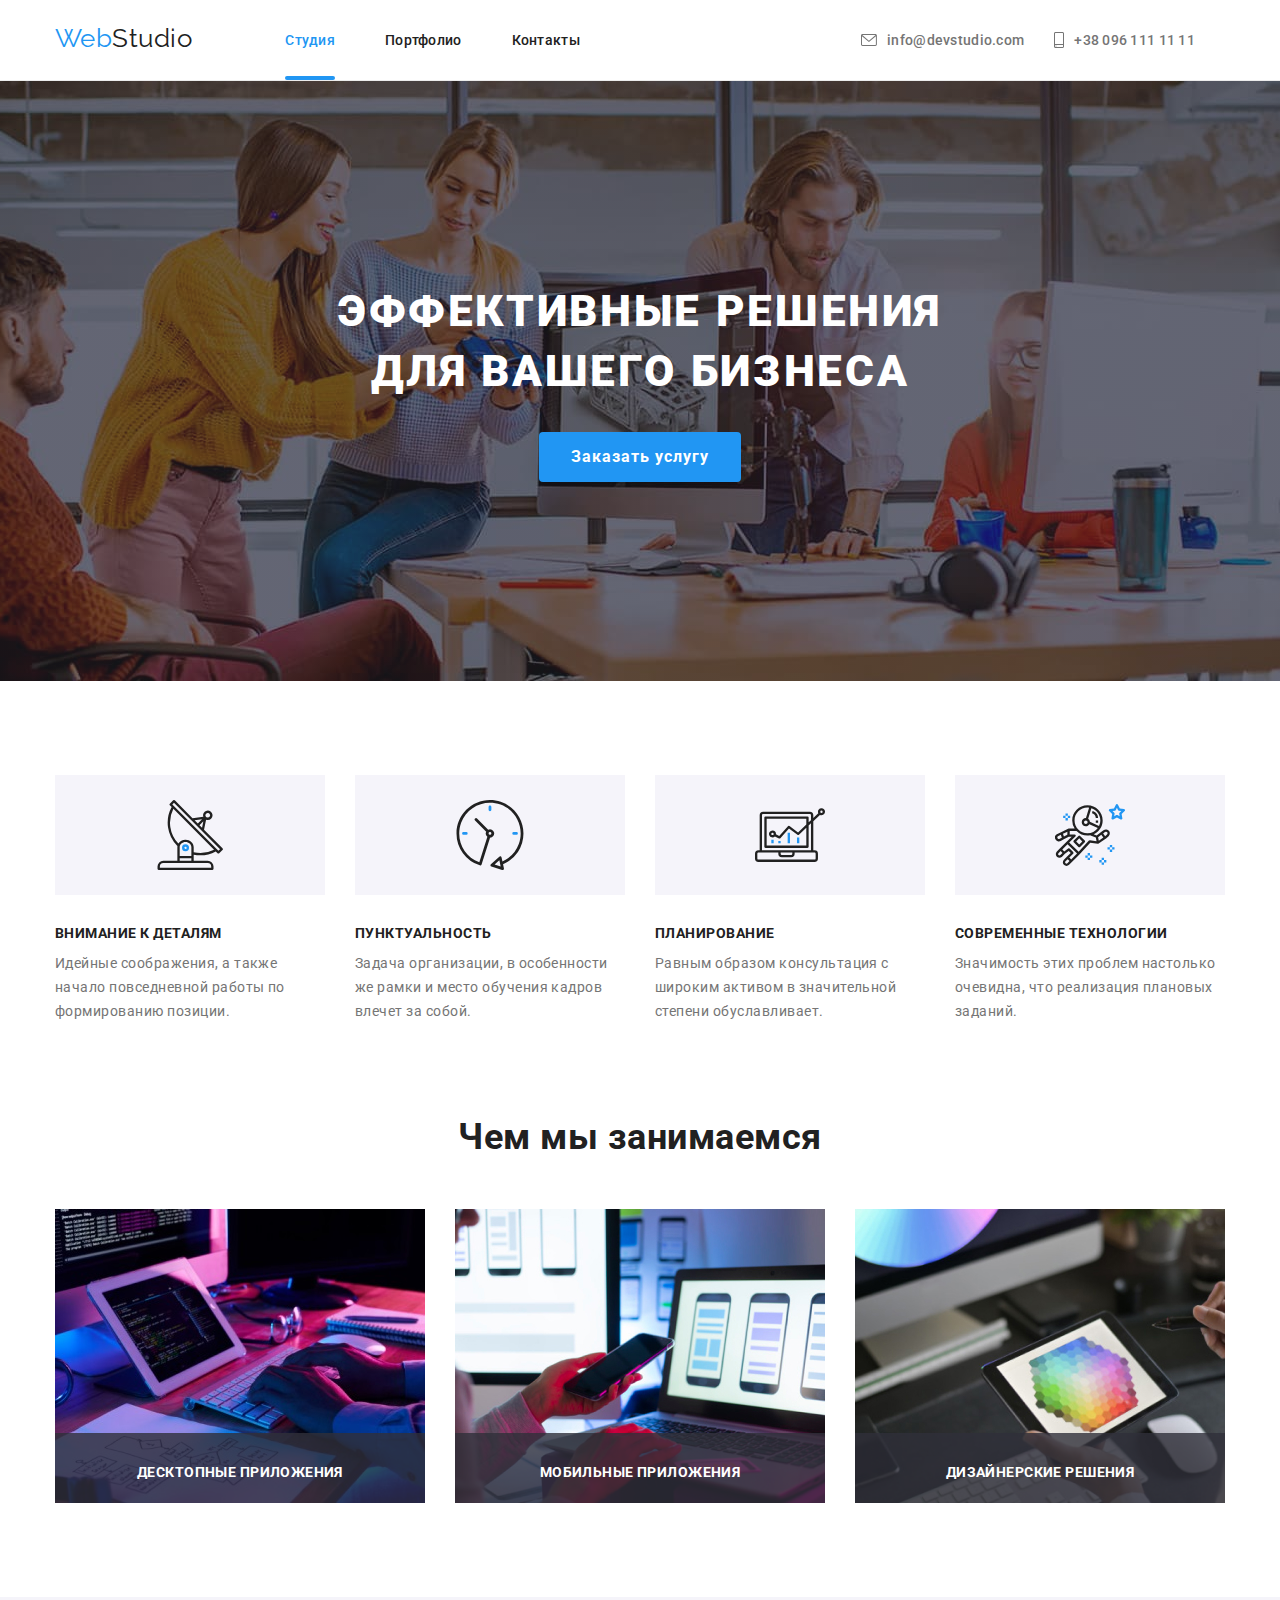
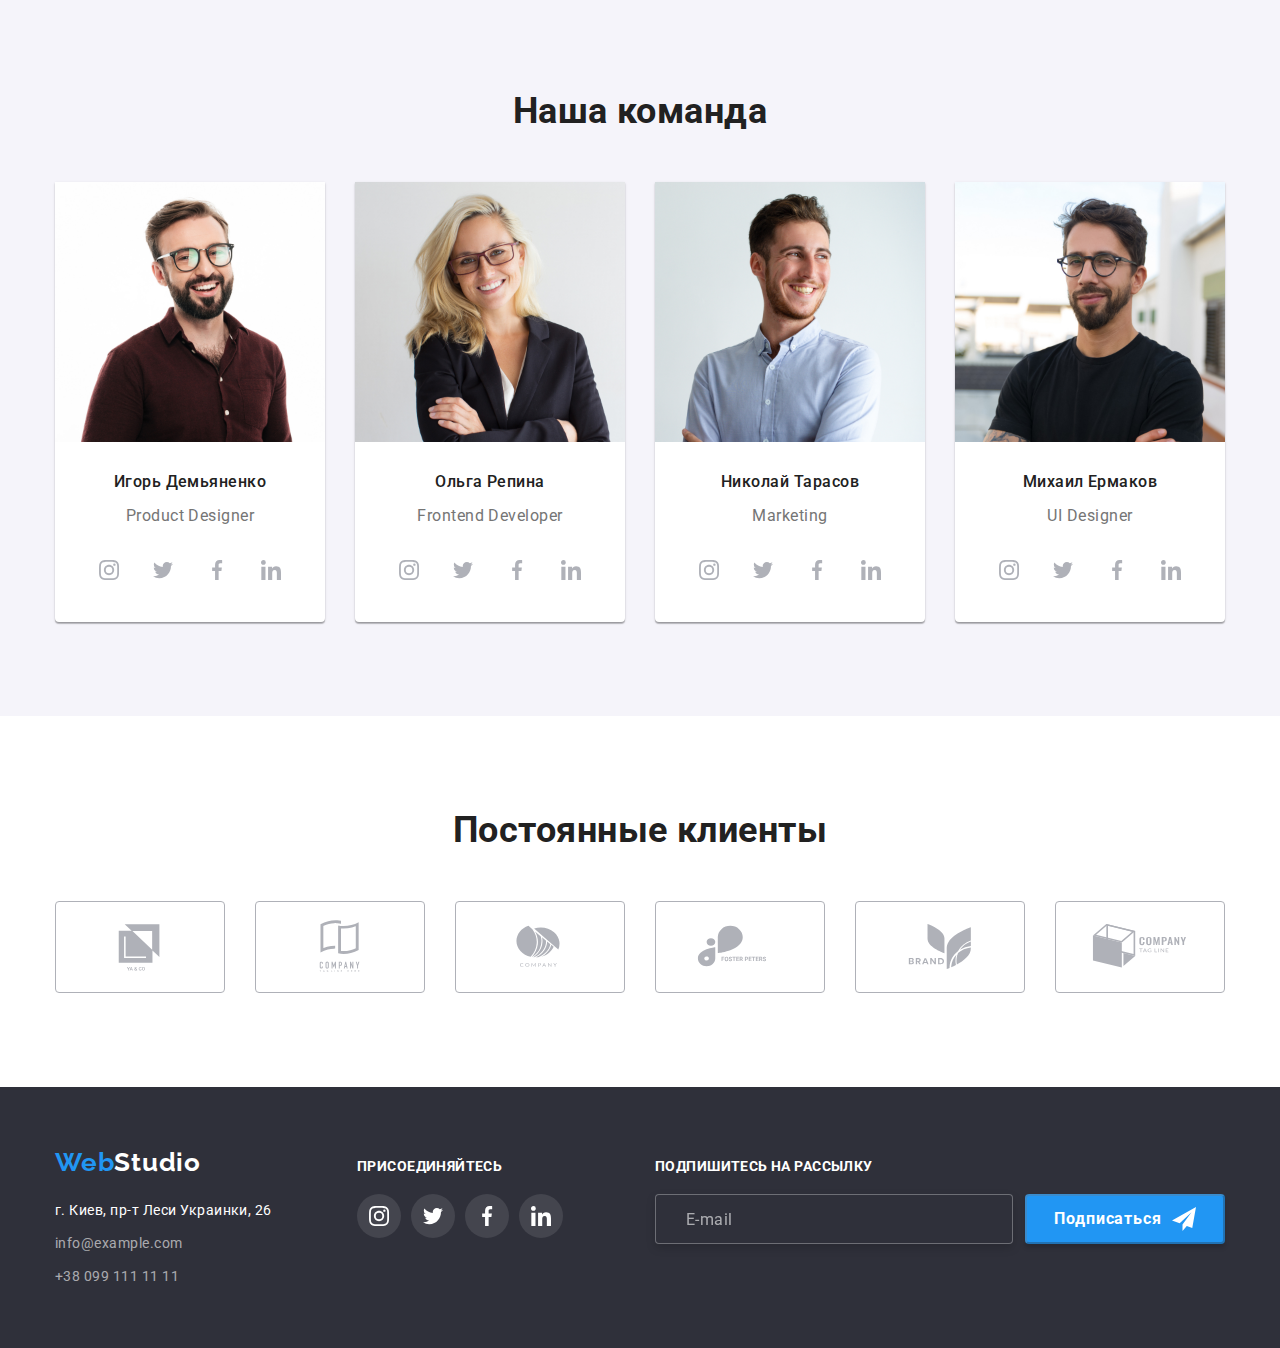
<file: index.html>
<!DOCTYPE html>
<html lang="ru">
	<head>
		<meta charset="UTF-8" />
		<meta http-equiv="X-UA-Compatible" content="IE=edge" />
		<meta name="viewport" content="width=device-width, initial-scale=1.0" />
		<title>WebStudio</title>
		<link
			href="https://fonts.googleapis.com/css2?family=Raleway:wght@700&family=Roboto:wght@400;500;700;900&display=swap"
			rel="stylesheet"
		/>
		<link
			rel="stylesheet"
			href="https://cdnjs.cloudflare.com/ajax/libs/modern-normalize/1.1.0/modern-normalize.min.css"
		/>
		<link rel="stylesheet" href="./css/styles.css" />
	</head>

	<body>
		<!--Шапка сайта-->

		<header class="page-header">
			<div class="container main-nav">
				<nav class="header-nav">
					<a href="./index.html" class="logo">Web<span class="second">Studio</span>
					</a>
					<ul class="site-nav list">
						<li class="item"><a href="./index.html" class="link current">Студия</a></li>
						<li class="item"><a href="./portfolio.html" class="link">Портфолио</a></li>
						<li class="item"><a href="" class="link">Контакты</a></li>
					</ul>
				</nav>

				<ul class="auht-nav list">
					<li class="item">
						<a class="auht-nav-link link" href="mailto:info@devstudio.com">
							<svg class="auth-nav-icon" width="16" height="12">
								<use href="./imges/symbol-defs5.svg#envelope"></use>
							</svg>
							info@devstudio.com
						</a>
					</li>

					<li class="item">
						<a class="auht-nav-link link" href="tel:+380961111111">
							<svg class="auth-nav-icon" width="10" height="16">
								<use href="./imges/symbol-defs5.svg#smartphone"></use>
							</svg>

							+38 096 111 11 11
						</a>
					</li>
				</ul>
			</div>
		</header>
		<main>
			<!--Герой-->

			<div class="hero overlay">
				<section>
					<div class="conteiner">
						<h1 class="title">
							Эффективные решения
							<br />
							для вашего бизнеса
						</h1>
						<button data-modal-open type="button" class="button primary">Заказать услугу</button>
					</div>
				</section>
			</div>

			<!--Преимущества-->
			<section class="section no-padding">
				<div class="container">
					<h2 class="visually-hidden">Преимущества</h2>
					<ul class="feature-list list">
						<li class="item">
							<div class="feature-list-icon">
								<svg class="feature-icon" width="70" height="70">
									<use href="./imges/symbol-defs5.svg#antenna1"></use>
								</svg>
							</div>
							<h3 class="title">Внимание к деталям</h3>
							<p class="text">Идейные соображения, а также начало повседневной работы по формированию позиции.</p>
						</li>
						<li class="item">
							<div class="feature-list-icon">
								<svg class="feature-icon" width="70" height="70">
									<use href="./imges/symbol-defs5.svg#clock2"></use>
								</svg>
							</div>
							<h3 class="title">Пунктуальность</h3>
							<p class="text">Задача организации, в особенности же рамки и место обучения кадров влечет за собой.</p>
						</li>
						<li class="item">
							<div class="feature-list-icon">
								<svg class="feature-icon" width="70" height="70">
									<use href="./imges/symbol-defs5.svg#diagram3"></use>
								</svg>
							</div>
							<h3 class="title">Планирование</h3>
							<p class="text">Равным образом консультация с широким активом в значительной степени обуславливает.</p>
						</li>
						<li class="item">
							<div class="feature-list-icon">
								<svg class="feature-icon" width="70" height="70">
									<use href="./imges/symbol-defs5.svg#astronaut4"></use>
								</svg>
							</div>
							<h3 class="title">Современные технологии</h3>
							<p class="text">Значимость этих проблем настолько очевидна, что реализация плановых заданий.</p>
						</li>
					</ul>
				</div>
			</section>

			<!--Занятие-->

			<section class="section no-padding work">
				<div class="container">
					<h2 class="caption">Чем мы занимаемся</h2>
					<ul class="caption-list list">
						<li class="caption-img">
							<img src="./imges/box1.jpg" alt="HTML" width="370" height="294" />
							<h3 class="work-name">Десктопные приложения</h3>
						</li>
						<li class="caption-img">
							<img src="./imges/box2.jpg" alt="CSS" width="370" height="294" />
							<h3 class="work-name">Мобильные приложения</h3>
						</li>
						<li class="caption-img">
							<img src="./imges/box3.jpg" alt="JS" width="370" height="294" />
							<h3 class="work-name">Дизайнерские решения</h3>
						</li>
					</ul>
				</div>
			</section>

			<!--Команда-->

			<section class="section team no-padding">
				<div class="container">
					<h2 class="caption">Наша команда</h2>
					<ul class="team list">
						<li class="team-worker">
							<img class="team-img" src="./imges/igor.jpg" alt="Игорь Демьяненко" width="270" height="260" />
							<div class="team-container">
								<h3 class="title">Игорь Демьяненко</h3>
								<p lang="en" class="text">Product Designer</p>

								<ul class="social-icon list">
									<li class="list-social-icon">
										<a
											class="social-media-link link"
											href=""
											target="_blank"
											rel="noopener noreferrer"
											aria-label="instagram"
										>
											<svg class="team-social-icon" width="20" height="20">
												<use class="letter" href="./imges/symbol-defs5.svg#instagram"></use>
											</svg>
										</a>
									</li>
									<li class="list-social-icon">
										<a
											class="social-media-link link"
											href=""
											target="_blank"
											rel="noopener noreferrer"
											aria-label="twitter"
										>
											<svg class="team-social-icon" width="20" height="20">
												<use href="./imges/symbol-defs5.svg#twitter"></use>
											</svg>
										</a>
									</li>
									<li class="list-social-icon">
										<a
											class="social-media-link link"
											href=""
											target="_blank"
											rel="noopener noreferrer"
											aria-label="facebook"
										>
											<svg class="team-social-icon" width="20" height="20">
												<use href="./imges/symbol-defs5.svg#facebook"></use>
											</svg>
										</a>
									</li>
									<li class="list-social-icon">
										<a
											class="social-media-link link"
											href=""
											target="_blank"
											rel="noopener noreferrer"
											aria-label="linkedin"
										>
											<svg class="team-social-icon" width="20" height="20">
												<use href="./imges/symbol-defs5.svg#linkedin"></use>
											</svg>
										</a>
									</li>
								</ul>
							</div>
						</li>
						<li class="team-worker">
							<img class="team-img" src="./imges/olga.jpg" alt="Ольга Репина" width="270" height="260" />
							<div class="team-container">
								<h3 class="title">Ольга Репина</h3>
								<p lang="en" class="text">Frontend Developer</p>

								<ul class="social-icon list">
									<li class="list-social-icon">
										<a
											class="social-media-link link"
											href=""
											target="_blank"
											rel="noopener noreferrer"
											aria-label="instagram"
										>
											<svg class="team-social-icon" width="20" height="20">
												<use href="./imges/symbol-defs5.svg#instagram"></use>
											</svg>
										</a>
									</li>
									<li class="list-social-icon">
										<a
											class="social-media-link link"
											href=""
											target="_blank"
											rel="noopener noreferrer"
											aria-label="twitter"
										>
											<svg class="team-social-icon" width="20" height="20">
												<use href="./imges/symbol-defs5.svg#twitter"></use>
											</svg>
										</a>
									</li>
									<li class="list-social-icon">
										<a
											class="social-media-link link"
											href=""
											target="_blank"
											rel="noopener noreferrer"
											aria-label="facebook"
										>
											<svg class="team-social-icon" width="20" height="20">
												<use href="./imges/symbol-defs5.svg#facebook"></use>
											</svg>
										</a>
									</li>
									<li class="list-social-icon">
										<a
											class="social-media-link link"
											href=""
											target="_blank"
											rel="noopener noreferrer"
											aria-label="linkedin"
										>
											<svg class="team-social-icon" width="20" height="20">
												<use href="./imges/symbol-defs5.svg#linkedin"></use>
											</svg>
										</a>
									</li>
								</ul>
							</div>
						</li>
						<li class="team-worker">
							<img class="team-img" src="./imges/nik.jpg" alt="Николай Тарасов" width="270" height="260" />
							<div class="team-container">
								<h3 class="title">Николай Тарасов</h3>
								<p lang="en" class="text">Marketing</p>

								<ul class="social-icon list">
									<li class="list-social-icon">
										<a
											class="social-media-link link"
											href=""
											target="_blank"
											rel="noopener noreferrer"
											aria-label="instagram"
										>
											<svg class="team-social-icon" width="20" height="20">
												<use href="./imges/symbol-defs5.svg#instagram"></use>
											</svg>
										</a>
									</li>
									<li class="list-social-icon">
										<a
											class="social-media-link link"
											href=""
											target="_blank"
											rel="noopener noreferrer"
											aria-label="twitter"
										>
											<svg class="team-social-icon" width="20" height="20">
												<use href="./imges/symbol-defs5.svg#twitter"></use>
											</svg>
										</a>
									</li>
									<li class="list-social-icon">
										<a
											class="social-media-link link"
											href=""
											target="_blank"
											rel="noopener noreferrer"
											aria-label="facebook"
										>
											<svg class="team-social-icon" width="20" height="20">
												<use href="./imges/symbol-defs5.svg#facebook"></use>
											</svg>
										</a>
									</li>
									<li class="list-social-icon">
										<a
											class="social-media-link link"
											href=""
											target="_blank"
											rel="noopener noreferrer"
											aria-label="linkedin"
										>
											<svg class="team-social-icon" width="20" height="20">
												<use href="./imges/symbol-defs5.svg#linkedin"></use>
											</svg>
										</a>
									</li>
								</ul>
							</div>
						</li>
						<li class="team-worker">
							<img class="team-img" src="./imges/mih.jpg" alt="Михаил Ермаков" width="270" height="260" />
							<div class="team-container">
								<h3 class="title">Михаил Ермаков</h3>
								<p lang="en" class="text">UI Designer</p>

								<ul class="social-icon list">
									<li class="list-social-icon">
										<a
											class="social-media-link link"
											href=""
											target="_blank"
											rel="noopener noreferrer"
											aria-label="instagram"
										>
											<svg class="team-social-icon" width="20" height="20">
												<use href="./imges/symbol-defs5.svg#instagram"></use>
											</svg>
										</a>
									</li>
									<li class="list-social-icon">
										<a
											class="social-media-link link"
											href=""
											target="_blank"
											rel="noopener noreferrer"
											aria-label="twitter"
										>
											<svg class="team-social-icon" width="20" height="20">
												<use href="./imges/symbol-defs5.svg#twitter"></use>
											</svg>
										</a>
									</li>
									<li class="list-social-icon">
										<a
											class="social-media-link link"
											href=""
											target="_blank"
											rel="noopener noreferrer"
											aria-label="facebook"
										>
											<svg class="team-social-icon" width="20" height="20">
												<use href="./imges/symbol-defs5.svg#facebook"></use>
											</svg>
										</a>
									</li>
									<li class="list-social-icon">
										<a
											class="social-media-link link"
											href=""
											target="_blank"
											rel="noopener noreferrer"
											aria-label="linkedin"
										>
											<svg class="team-social-icon" width="20" height="20">
												<use href="./imges/symbol-defs5.svg#linkedin"></use>
											</svg>
										</a>
									</li>
								</ul>
							</div>
						</li>
					</ul>
				</div>
			</section>

			<!-- Клиенты -->
			<section class="section no-padding">
				<div class="container">
					<h2 class="caption">Постоянные клиенты</h2>
					<ul class="partner-list list">
						<li class="item">
							<a class="partner-link" href="">
								<svg class="partner-icon" width="106" height="60">
									<use class="group-11" href="./imges/symbol-defs5.svg#icon-Logo"></use>
								</svg>
							</a>
						</li>
						<li class="item">
							<a class="partner-link" href="">
								<svg class="partner-icon" width="106" height="60">
									<use href="./imges/symbol-defs5.svg#icon-Logo-1"></use>
								</svg>
							</a>
						</li>
						<li class="item">
							<a class="partner-link" href="">
								<svg class="partner-icon" width="106" height="60">
									<use href="./imges/symbol-defs5.svg#icon-Logo-2"></use>
								</svg>
							</a>
						</li>
						<li class="item">
							<a class="partner-link" href="">
								<svg class="partner-icon" width="106" height="60">
									<use href="./imges/symbol-defs5.svg#icon-Logo-3"></use>
								</svg>
							</a>
						</li>
						<li class="item">
							<a class="partner-link" href="">
								<svg class="partner-icon" width="106" height="60">
									<use href="./imges/symbol-defs5.svg#icon-Logo-4"></use>
								</svg>
							</a>
						</li>
						<li class="item">
							<a class="partner-link" href="">
								<svg class="partner-icon" width="106" height="60">
									<use href="./imges/symbol-defs5.svg#icon-Logo-5"></use>
								</svg>
							</a>
						</li>
					</ul>
				</div>
			</section>
		</main>

		<!--Футер-->

		<footer class="footer">
			<div class="container">
				<div class="footer-adress">
					<a href="./index.html" class="logo">Web<span class="secondary">Studio</span>
					</a>
					<address class="address">
						<ul class="contact list">
							<li class="item item-map">
								<a
									href="https://goo.gl/maps/piqngm7oDQpEDh6u6"
									target="_blank"
									rel="noopener nofollow noreferrer"
									class="link"
								>
									г. Киев, пр-т Леси Украинки, 26
								</a>
							</li>
							<li class="item"><a href="mailto:info@example.com" class="info">info@example.com</a></li>
							<li class="item"><a href="tel:+380991111111" class="info">+38 099 111 11 11</a></li>
						</ul>
					</address>
				</div>

				<div class="footer-social">
					<p class="caption">присоединяйтесь</p>
					<ul class="social-icon">
						<li class="list-social-icon">
							<a class="link" href="" target="_blank" rel="noopener noreferrer" aria-label="instagram">
								<svg class="team-social-icon" width="20" height="20">
									<use href="./imges/symbol-defs5.svg#instagram"></use>
								</svg>
							</a>
						</li>
						<li class="list-social-icon">
							<a class="link" href="" target="_blank" rel="noopener noreferrer" aria-label="twitter">
								<svg class="team-social-icon" width="20" height="20">
									<use href="./imges/symbol-defs5.svg#twitter"></use>
								</svg>
							</a>
						</li>
						<li class="list-social-icon">
							<a class="link" href="" target="_blank" rel="noopener noreferrer" aria-label="facebook">
								<svg class="team-social-icon" width="20" height="20">
									<use href="./imges/symbol-defs5.svg#facebook"></use>
								</svg>
							</a>
						</li>
						<li class="list-social-icon">
							<a class="link" href="" target="_blank" rel="noopener noreferrer" aria-label="linkedin">
								<svg class="team-social-icon" width="20" height="20">
									<use href="./imges/symbol-defs5.svg#linkedin"></use>
								</svg>
							</a>
						</li>
					</ul>
				</div>
					<div class="footer-sign">
						<strong class="footer-sign-text">Подпишитесь на рассылку</strong>
						<form class="form-sign">
							<label for="mail"></label>
							<input type="email" name="mail" id="mail" placeholder="E-mail" />
							
							<button class="footer-button-sign" type="submit" disabled>Подписаться
							<svg class="footer-icon-send" width="24" height="24">
								<use href="/imges/symbol-defs5.svg#icon-send"></use>
							</svg>
							</button>
						</form>
					</div>
			</div>

		</footer>

		<!--Модальное окно-->

		<div class="backdrop is-hidden" data-modal>
			

			<div class="modal">
				<button data-modal-close class="button-close-modal">
					<svg class="button-close">
						<use href="./imges/symbol-defs5.svg#icon-Vector"></use>
					</svg>
				</button>

				<form class="form">
					<p class="form-text">Оставьте свои данные, мы вам перезвоним</p>

					<div class="form-field">
						<label for="name">Имя</label>
						<div class="form-input-icon">
						<input class="form-input" type="text" name="name" id="name" autofocus />
						<svg class="form-icon" width="18" height="18">
							<use href="./imges/symbol-defs5.svg#person-black"></use>
						</svg>
						</div>
					</div>

					<div class="form-field">
						<label for="tel">Телефон</label>
						<div class="form-input-icon">
						<input class="form-input" type="text" name="tel" id="tel" />
						<svg class="form-icon" width="18" height="18">
							<use href="./imges/symbol-defs5.svg#phone-black"></use>
						</svg>
						</div>
						
					</div>

					<div class="form-field">
						<label for="email">Почта</label>
						<div class="form-input-icon">
						<input class="form-input" type="email" name="email" id="email" />
						<svg class="form-icon" width="18" height="18">
							<use href="./imges/symbol-defs5.svg#email-black"></use>
						</svg>
						</div>
					</div>

					<div class="form-comment">
						<label for="comment">Комментарий</label>
						<textarea name="comment" id="comment" rows="10" placeholder="Введите текст"></textarea>
					</div>

					<label class="chec-agry">
					<input type="checkbox" name="agry" class="checkbox" />
					<span class="chec-icon"></span>
					Соглашаюсь с рассылкой и принимаю<span class="chec-agry-link">Условия договора </span> 
					</label>
					
					<button class="button-agry" type="submit" disabled>Отправить</button>
				</form>
			</div>
		</div>

		<script src="./js/modal.js"></script>
	</body>
</html>
</file>
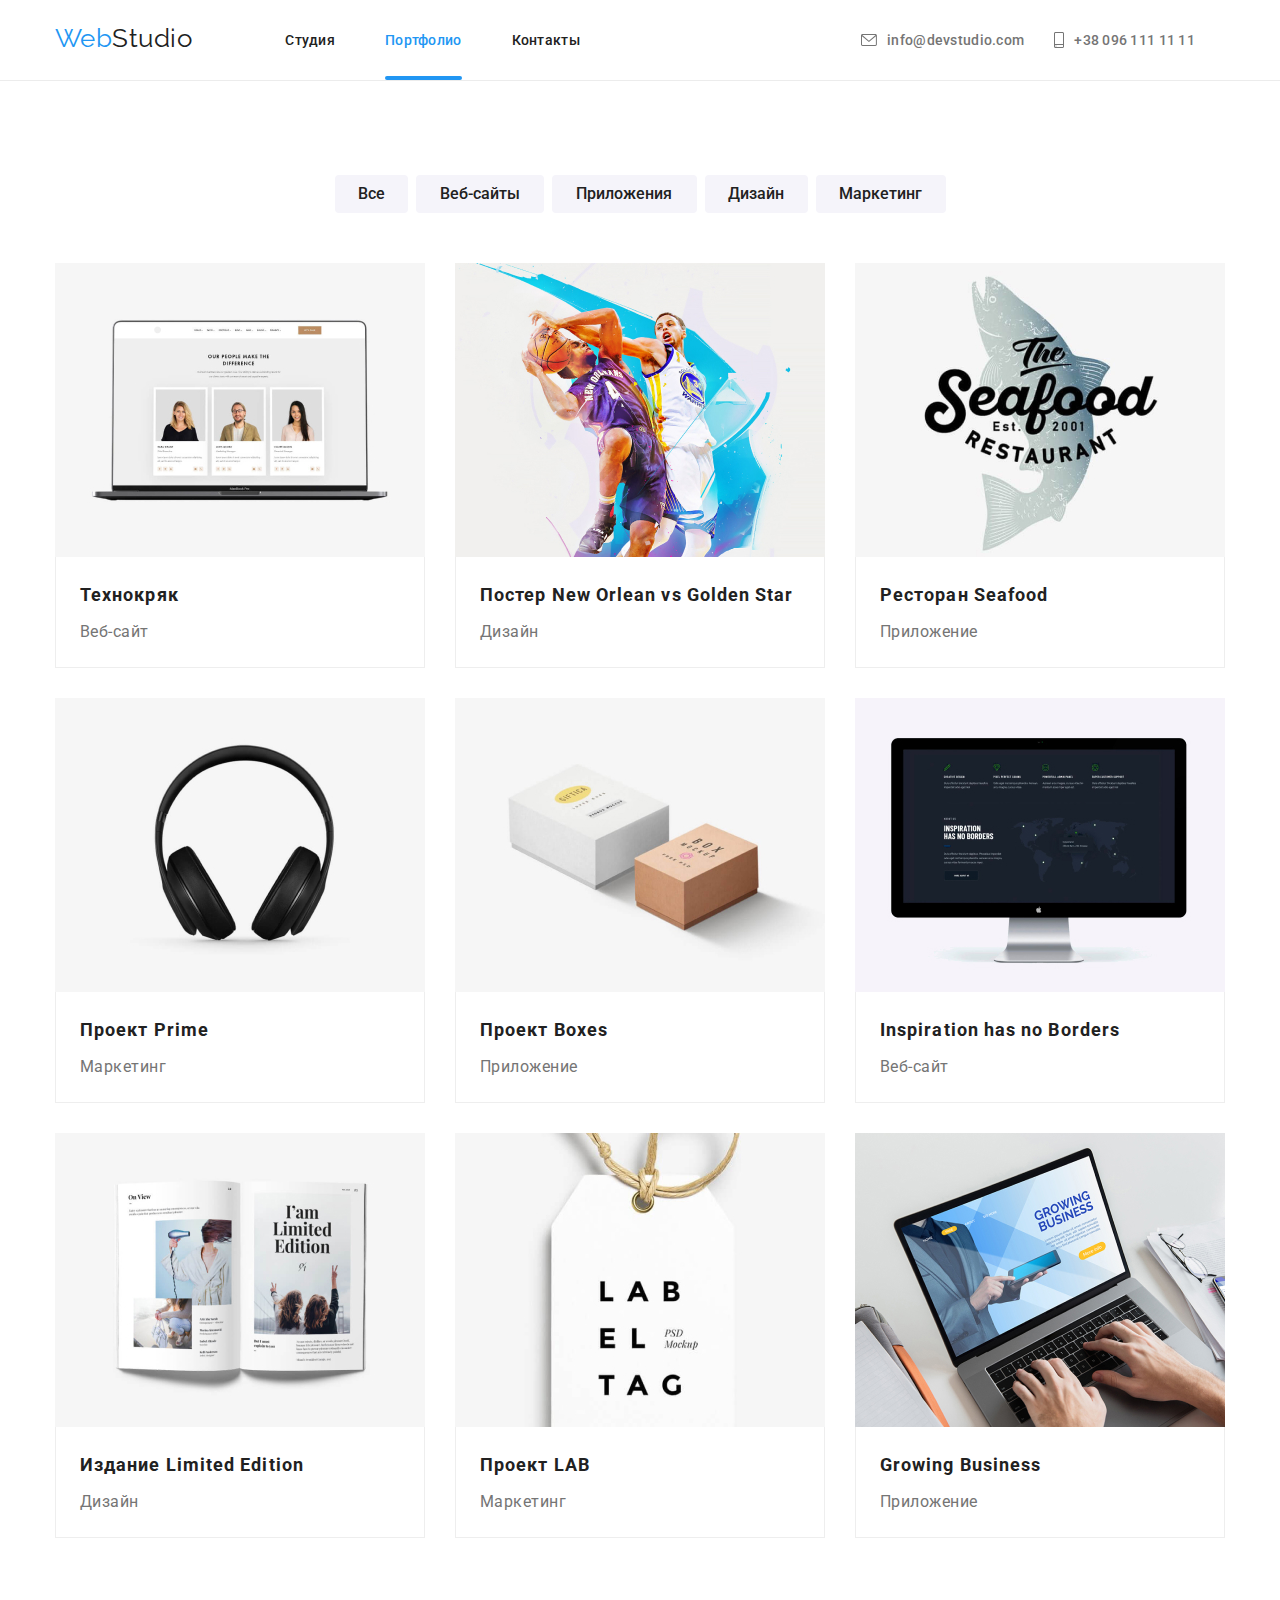
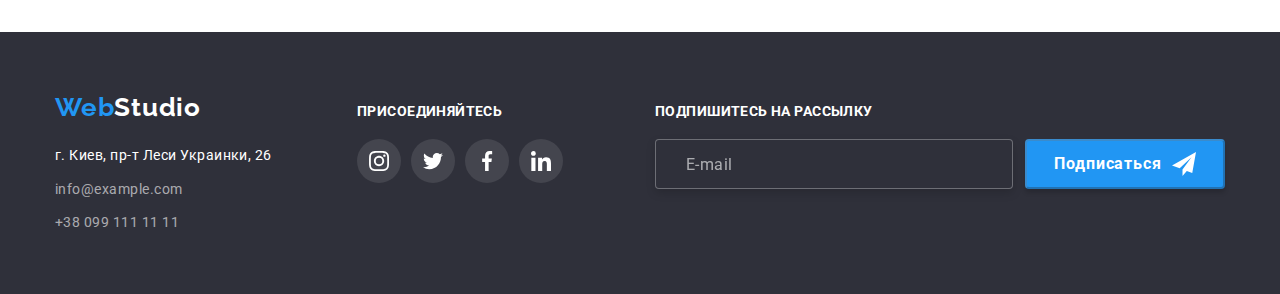
<file: portfolio.html>
<!DOCTYPE html>
<html lang="ru">

<head>
    <meta charset="UTF-8">
    <meta http-equiv="X-UA-Compatible" content="IE=edge">
    <meta name="viewport" content="width=device-width, initial-scale=1.0">
    <title>Portfolio</title>
    <link
        href="https://fonts.googleapis.com/css2?family=Raleway:wght@700&family=Roboto:wght@400;500;700;900&display=swap"
        rel="stylesheet">
    <link rel="stylesheet" href="https://cdnjs.cloudflare.com/ajax/libs/modern-normalize/1.1.0/modern-normalize.min.css">
    <link rel="stylesheet" href="./css/styles.css">
</head>


<body>

    <!--Шапка сайта-->
    
    <header class="page-header">
        <div class="container main-nav">
            <nav class="header-nav">
                <a href="./index.html" class="logo">Web<span class="second">Studio</span></a>
                <ul class="site-nav list">
                    <li class="item"><a href="./index.html" class="link ">Студия</a></li>
                    <li class="item"><a href="./portfolio.html" class="link current">Портфолио</a></li>
                    <li class="item"><a href="" class="link">Контакты</a></li>
                </ul>
            </nav>
    
            <ul class="auht-nav list">
                <li class="item">
    
                    <a class="auht-nav-link link" href="mailto:info@devstudio.com" >
                        <svg class="auth-nav-icon" width="16" height="12">
                            <use href="./imges/symbol-defs5.svg#envelope"></use>
                        </svg>
                        info@devstudio.com</a>
                </li>
    
                <li class="item">
    
                    <a class="auht-nav-link link" href="tel:+380961111111" >
                        <svg class="auth-nav-icon" width="10" height="16">
                            <use href="./imges/symbol-defs5.svg#smartphone"></use>
                        </svg>
    
                        +38 096 111 11 11</a>
                </li>
            </ul>
        </div>
    </header>
    <main>
        <!--Портфолио-->

        <section class="section no-padding">
        <div class="container"> 
        <h1 class="visually-hidden">Портофолио</h1>
        <ul class="list filter">
            <li class="item"> <button type="button" class="button secondary all">Все</button></li>
            <li class="item"> <button type="button" class="button secondary veb">Веб-сайты</button></li>
            <li class="item"> <button type="button" class="button secondary app">Приложения</button></li>
            <li class="item"> <button type="button" class="button secondary des">Дизайн</button></li>
            <li class="item"> <button type="button" class="button secondary mark">Маркетинг</button></li>  
        </ul>
        

        
        <ul class="projects link list">
            <li class="projects-element">
                <a href="" class="link-elements">
                <div class="projects-img" >
                <img src="./imges/portfolio/img1.jpg" alt="Экран ноутбука" width="370" height="294">
                <p class="projects-text" >Ресурс предлагает комплексные предложения с разным уровнем функционала и сервисов. Все это позволит посетителю получить
                исчерпывающие сведения <br/> о компании или частном лице.</p>
                </div>
                <div class="projects-box">
                <h2 class="title">Технокряк</h2>
                <p class="text">Веб-сайт</p>
                </div>
                </a>
            </li>
            <li class="projects-element">
                <a href="" class="link-elements">
                    <div class="projects-img">
                <img src="./imges/portfolio/img2.jpg" alt="Два баскетболиста" width="370" height="294">
                <p class="projects-text">Ресурс предлагает комплексные предложения с разным уровнем функционала и сервисов. Все это
                    позволит посетителю получить
                    исчерпывающие сведения <br /> о компании или частном лице.</p>
                </div>
                <div class="projects-box">
                <h2 class="title">Постер New Orlean vs Golden Star</h2>
                <p class="text">Дизайн</p>
                </div>
                </a>
            </li>
            <li class="projects-element">
                <a href="" class="link-elements">
                    <div class="projects-img">
                <img src="./imges/portfolio/img3.jpg" alt="Рыба" width="370" height="294">
                <p class="projects-text">Ресурс предлагает комплексные предложения с разным уровнем функционала и сервисов. Все это
                    позволит посетителю получить
                    исчерпывающие сведения <br /> о компании или частном лице.</p>
                </div>
                <div class="projects-box">
                <h2 class="title">Ресторан Seafood</h2>
                <p class="text">Приложение</p>
                </div>
                </a>
            </li>
            <li class="projects-element">
                <a href="" class="link-elements">
                    <div class="projects-img">
                <img src="./imges/portfolio/img4.jpg" alt="Наушники" width="370" height="294">
                <p class="projects-text">Ресурс предлагает комплексные предложения с разным уровнем функционала и сервисов. Все это
                    позволит посетителю получить
                    исчерпывающие сведения <br /> о компании или частном лице.</p>
                </div>
                <div class="projects-box">
                <h2 class="title">Проект Prime</h2>
                <p class="text">Маркетинг</p>
                </div>
                </a>
            </li>
            <li class="projects-element">
                <a href="" class="link-elements">
                    <div class="projects-img">
                <img src="./imges/portfolio/img5.jpg" alt="Две коробочки" width="370" height="294">
                <p class="projects-text">Ресурс предлагает комплексные предложения с разным уровнем функционала и сервисов. Все это
                    позволит посетителю получить
                    исчерпывающие сведения <br /> о компании или частном лице.</p>
                </div>
                <div class="projects-box">
                <h2 class="title">Проект Boxes</h2>
                <p class="text">Приложение</p>
                </div>
                </a>
            </li>
            <li class="projects-element">
                <a href="" class="link-elements">
                    <div class="projects-img">
                <img src="./imges/portfolio/img6.jpg" alt="Монитор компьютера" width="370" height="294">
                <p class="projects-text">Ресурс предлагает комплексные предложения с разным уровнем функционала и сервисов. Все это
                    позволит посетителю получить
                    исчерпывающие сведения <br /> о компании или частном лице.</p>
                </div>
                <div class="projects-box">
                <h2 lang="en" class="title">Inspiration has no Borders</h2>
                <p class="text">Веб-сайт</p>
                </div>
                </a>
            </li>
            <li class="projects-element">
                <a href="" class="link-elements">
                    <div class="projects-img">
                <img src="./imges/portfolio/img7.jpg" alt="Раскрытая книга" width="370" height="294">
                <p class="projects-text">Ресурс предлагает комплексные предложения с разным уровнем функционала и сервисов. Все это
                    позволит посетителю получить
                    исчерпывающие сведения <br /> о компании или частном лице.</p>
                </div>
                <div class="projects-box">
                <h2 class="title">Издание Limited Edition</h2>
                <p class="text">Дизайн</p>
                </div>
                </a>
            </li>
            <li class="projects-element">
                <a href="" class="link-elements">
                    <div class="projects-img">
                <img src="./imges/portfolio/img8.jpg" alt="Этикетка" width="370" height="294">
                <p class="projects-text">Ресурс предлагает комплексные предложения с разным уровнем функционала и сервисов. Все это
                    позволит посетителю получить
                    исчерпывающие сведения <br /> о компании или частном лице.</p>
                </div>
                <div class="projects-box">
                <h2 class="title">Проект LAB</h2>
                <p class="text">Маркетинг</p>
                </div>
                </a>
            </li>
            <li class="projects-element">
                <a href="" class="link-elements">
                    <div class="projects-img">
                <img src="./imges/portfolio/img9.jpg" alt="Ноутбук" width="370" height="294">
                <p class="projects-text">Ресурс предлагает комплексные предложения с разным уровнем функционала и сервисов. Все это
                    позволит посетителю получить
                    исчерпывающие сведения <br /> о компании или частном лице.</p>
                </div>
                <div class="projects-box">
                <h2 lang="en" class="title">Growing Business</h2>
                <p class="text">Приложение</p>
                </div>
                </a>
            </li>  
        </ul>
        </div>
        </section>

    </main>

    <!--Футер-->
    
    <footer class="footer">
        <div class="container">
            <div class="footer-adress">
                <a href="./index.html" class="logo">Web<span class="secondary">Studio</span></a>
                <address class="address">
                    <ul class="contact list">
                        <li class="item item-map"><a href="https://goo.gl/maps/piqngm7oDQpEDh6u6" target="_blank"
                                rel="noopener nofollow noreferrer" class="link">г. Киев, пр-т Леси Украинки, 26</a></li>
                        <li class="item"><a href="mailto:info@example.com" class="info">info@example.com</a></li>
                        <li class="item"><a href="tel:+380991111111" class="info">+38 099 111 11 11</a></li>
                    </ul>
                </address>
            </div>
    
            <div class="footer-social">
                <p class="caption">присоединяйтесь</p>
                <ul class="social-icon list">
    
                    <li class="list-social-icon">
                        <a class="link" href="" target="_blank" rel="noopener noreferrer" aria-label="instagram">
                        <svg class="team-social-icon" width="20" height="20">
                            <use href="./imges/symbol-defs5.svg#instagram"> </use>
                        </svg>
                        </a>
                    </li>
                    <li class="list-social-icon">
                        <a class="link" href="" target="_blank" rel="noopener noreferrer" aria-label="twitter">
                        <svg class="team-social-icon" width="20" height="20">
                            <use href="./imges/symbol-defs5.svg#twitter"> </use>
                        </svg>
                        </a>
                    </li>
                    <li class="list-social-icon">
                        <a class="link" href="" target="_blank" rel="noopener noreferrer" aria-label="facebook">
                        <svg class="team-social-icon" width="20" height="20">
                            <use href="./imges/symbol-defs5.svg#facebook"> </use>
                        </svg>
                        </a>
                    </li>
                    <li class="list-social-icon">
                        <a class="link" href="" target="_blank" rel="noopener noreferrer" aria-label="linkedin">
                        <svg class="team-social-icon" width="20" height="20">
                            <use href="./imges/symbol-defs5.svg#linkedin"> </use>
                        </svg>
                        </a>
    
                    </li>
    
                </ul>
    
            </div>
            <div class="footer-sign">
                <strong class="footer-sign-text">Подпишитесь на рассылку</strong>
                <form class="form-sign">
                    <label for="mail"></label>
                    <input type="email" name="mail" id="mail" placeholder="E-mail" />
            
                    <button class="footer-button-sign" type="submit" disabled>Подписаться
                        <svg class="footer-icon-send" width="24" height="24">
                            <use href="/imges/symbol-defs5.svg#icon-send"></use>
                        </svg>
                    </button>
                </form>
            </div>
        </div>
    </footer>
    <script src="./js/modal.js"></script>
    </body>
    
    </html>
</file>
<file: css/styles.css>
/* цвет основного текста #212121 */
/* вторичный цвет текста #757575 */
/* цвет основного фона белый #FFFFFF */
/* акцент 2196F3 */
/* вторичный цвет фона 2F303A */

/* Переменные */
:root {
    --primary-text-color: #212121;
    --title-text-color: #757575;
    --accent-color: #2196F3;
    --primary-white-color: #FFFFFF;
    --secondary-bg-gray-color: #2F303A;
    --secondary-dg-but-color: #F5F4FA;
    --animation-transition: 250ms cubic-bezier(0.4, 0, 0.2, 1);
    --svg-icon-color-gray: #AFB1B8;
}

body {
    background-color: var(--primary-white-color);
    color: var(--primary-text-color);

    font-family: Roboto, sans-serif;
    letter-spacing: 0.03em
}

img {
    display: block;
    max-width: 100%;
    height: auto;
}

.visually-hidden {
    position: absolute;
    white-space: nowrap;
    width: 1px;
    height: 1px;
    overflow: hidden;
    border: 0;
    padding: 0;
    clip: rect(0 0 0 0);
    clip-path: inset(50%);
    margin: -1px;
}


/* Утилиты */

.container {
    margin-left: auto;
    margin-right: auto;
    width: 1200px;
    padding-left: 15px;
    padding-right: 15px;
    
    margin-top: 0 auto;
}
 
/* outline: 2px solid red; */

.list {
    list-style: none;
    margin: 0;
    padding: 0;
}



/* Стили для html */



/* Шапка сайта Site nav */



.logo {
    padding-top: 24px;
    padding-bottom: 25px;

    font-family: Raleway, sans-serif;
    font-size: 26px;
    line-height: 1.2x;
    text-decoration: none;

    color: var(--accent-color);
    
}

.logo .second {
    color: var(--primary-text-color);
}

.main-nav {
    display: flex;
    
}



.page-header {
    border-bottom: 1px solid #ECECEC;

}

.header-nav {
    display: flex;
    
}

.site-nav {
    display: flex;
    margin-left: 93px;
    
}

.site-nav .item {
    margin-right: 50px;

    
}

.site-nav .item:last-child {
    margin-right: 0;
}


.site-nav .link {
    display: block;
    padding-top: 32px;
    padding-bottom: 32px;

    font-weight: 500;
    font-size: 14px;
    line-height: 1.15;
    letter-spacing: 0.02em;
    text-decoration: none;
    
    color: var(--primary-text-color);

    transition: color var(--animation-transition);
}

.site-nav .link:hover,
.site-nav .link:focus {
    color: var(--accent-color);
}

.site-nav .link.current {
    color: var(--accent-color);
}


.item {
    position: relative;
}

.link.current::after {
    position: absolute;
    content: '';
    display: block;
    left: 0;
    bottom: 0;

    width: 100%;
    height: 4px;

    background-color: var(--accent-color);
    border-radius: 2px;

    
}










.auht-nav {
    display: flex;
    margin-left: auto;
    

}

/* Иконки навигации */


.auht-nav-link {
    display: flex;
    padding-top: 32px;
    padding-bottom: 32px;
    margin-right: 30px;
    
    text-align: center;
    justify-content: center;
    align-items: center;
    
    font-weight: 500;
    font-size: 14px;
    line-height: 1.15;
    letter-spacing: 0.02em;
    text-decoration: none;

    color: var(--title-text-color);

    transition: color var(--animation-transition);
    
}




.auth-nav-icon {
    margin-right: 10px;
    fill: currentColor;

}



.auht-nav-link:hover,
.auht-nav-link:focus {
    color: var(--accent-color);
}











/* Герой */




.hero {
   
    padding-top: 200px;
    padding-bottom: 200px;

    left: 0px;
    top: 80px;
    text-align: center;
    display: block;

    color: var(--primary-white-color);
    background-color: var(--secondary-bg-gray-color);


}

.overlay {
    max-width: 1600px;
    height: 600px;
    margin-left: auto;
    margin-right: auto;

    background-image: linear-gradient(to right, rgba(47, 48, 58, 0.4), rgba(47, 48, 58, 0.4)), url("../imges/bg.jpg");
    background-repeat: no-repeat;
    background-position: center;
    background-size: cover;

}




.hero .title {
    margin-bottom: 30px;
    margin-top: 0;

    text-transform: uppercase;
    font-weight: 900;
    font-size: 44px;
    line-height: 1.37;
    letter-spacing: 0.06em;
    text-align: center;

}

/* button */
.button {
    text-align: center;
    border-radius: 4px;
    display: inline-block;
    border: transparent;
    justify-content: center;

    cursor: pointer;
    border: none;   

    color: var(--primary-white-color);
    background-color: var(--accent-color);

    

    

    
}

.button.primary {
    padding: 10px 32px;

    min-width: 200px;
    cursor: pointer;
    font-weight: 700;
    font-size: 16px;
    line-height: 1.88;
    letter-spacing: 0.06em;
    border: none;
    box-shadow: 0px 4px 4px rgba(0, 0, 0, 0.15);

    transition: background-color var(--animation-transition);
}

.button.primary:hover,
.button.primary:focus {
    background-color: var(--accent-color);
}



/* Преимущества feature-list*/

.feature-list {
    display: flex;
    flex-wrap: wrap;
    padding-left: 0;
}

.feature-list-icon {
    display: flex;
    height: 120px;
    justify-content: center;
    
    text-align: center;
    align-items: center;
    
    background-color: #F5F4FA;
    
    margin-bottom: 30px;
}

.feature-list .item {
    width: 270px;
    
}

.feature-list .item:not(:last-child) {
    margin-right: 30px;

}

.feature-list .title {
    margin: 0;
    margin-bottom: 10px;
   
    color: var(--title-text---color);

    text-transform: uppercase;
    font-weight: 700;
    font-size: 14px;
    line-height: 1.15;
} 

.feature-list .text {
    margin: 0;
    
    color: #757575;

    font-weight: 400;
    font-size: 14px;
    line-height: 1.72;
    
}




/* Занятия */

.section {
   
   padding-top: 94px;
   padding-bottom: 94px;
    
}

.section .no-padding {
    padding-top: 0;
    padding-bottom: 0;
}

.section.no-padding.work {
    padding-top: 0;
}

.section .caption {
    margin-top: 0;
    margin-bottom: 50px;
    
    color: var(--primary-text-color);

    font-weight: 700;
    font-size: 36px;
    line-height: 1,17;
    text-align: center;
   

}


.caption-list {
    display: flex;
 }


.caption-img:nth-child(2) {
    margin-right: 30px;
    margin-left: 30px;
}

/* Позиционирование -Занятие- */

.caption-img {
    position: relative;

}

.work-name {
    position: absolute;
    
    bottom: 0;
    width: 100%;
    right: 50%;
    left: 50%;

    font-weight: 700;
    font-size: 14px;
    line-height: 1.14;
    text-align: center;
    letter-spacing: 0.03em;
    text-transform: uppercase;

    color: var(--primary-white-color);

    transform: translate(-50%, -50%);
   
}
.caption-img::before {
    display: flex;
    position: absolute;
    bottom: 0;
    content: "";
    width: 370px;
    height: 70px;

    background: rgba(47, 48, 58, 0.8);
}


/* Команда */

.section.team  {
    background-color: var(--secondary-dg-but-color);
}

.team-container {
    padding-top: 30px;
    padding-bottom: 30px;
}

.section .team  {
    display: flex;
}
.team .title {
    margin-bottom: 10px;
    margin-top: 0;

    color: var(--primary-text-color);

    font-weight: 500;
    font-size: 16px;
    line-height: 1.19;
    text-align: center;
    
}

.team .text {
    margin-top: 0;
    margin-bottom: 16px;

    color: var(--title-text-color);

    font-weight: 400;
    font-size: 16px;
    line-height: 1.9;
    text-align: center;
    
}


.team-worker:nth-child(-n+3) {
    margin-right: 30px;
}

.team-worker {
    background: var(--primary-white-color);
    box-shadow: 0px 1px 3px rgba(0, 0, 0, 0.12), 0px 1px 1px rgba(0, 0, 0, 0.14), 0px 2px 1px rgba(0, 0, 0, 0.2);
    border-radius: 0px 0px 4px 4px;
}





/* Соцсети иконки общие для команды и футера */


.social-icon{
    display: flex;
    justify-content: center;
    
}

.list-social-icon:not(:last-child) {
    margin-right: 10px;
}

.team-social-icon {
    fill: currentColor;
}


/* Соцсети Команды*/

.social-media-link {
    display: flex;
    align-items: center;
    justify-content: center;
    width: 44px;
    height: 44px;
    color: var(--svg-icon-color-gray);
    border-radius: 50%;

    transition: color var(--animation-transition), background-color var(--animation-transition);
}


.social-media-link:hover,
.social-media-link:focus {
    color: var(--primary-white-color);
    background-color: var(--accent-color);

}






/*  Клиенты  */


.partner-list {
    display: flex;
    flex-wrap: wrap;
    padding-left: 0;

}

.partner-link {
    display: flex;
    text-align: center;
    justify-content: center;
    align-items: center;

    color: var(--svg-icon-color-gray); 

    width: 170px;
    height: 92px;
    
    border: 1px solid #AFB1B8;
    border-radius: 4px;

    transition: color var(--animation-transition), border var(--animation-transition);

    
}

.partner-list .item:not(:last-child) {
    margin-right: 30px;

}

.partner-icon {
    fill: currentColor;
}

.partner-link:hover,
.partner-link:focus {
    color: var(--accent-color);
    border: 1px solid var(--accent-color);
}




/* footer */

.logo .secondary {
    
    margin-top: 60px;
    margin-bottom: 20px;

    color: var(--primary-white-color);   

}

.footer {
    
    padding-top: 60px;
    padding-bottom: 60px;
    background-color: var(--secondary-bg-gray-color);

    display: flex;
}


.footer .logo {
    margin-top: 60px;
    margin-bottom: 20px;
    margin-right: 156px;
    font-weight: 700;
    font-size: 26px;
    line-height: 1.2;
    letter-spacing: 0.03em;
}

.address {
    margin-top: 20px;
}

.contact.list > .item:nth-child(n+2) {
    margin-top: 9px;

}
.address.item-map {
    color: var(--primary-white-color);
   
    font-weight: 400;
    font-size: 14px;
    line-height: 1.72;
    letter-spacing: 0.03em;
    
}

.contact .link {
    margin-bottom: 9px;

    color: var(--primary-white-color);

    text-decoration: none;
    font-weight: 400;
    font-size: 14px;
    line-height: 1.72;
    font-style: normal;

    transition: color 250ms cubic-bezier(0.4, 0, 0.2, 1);
}


.contact .link:hover,
.contact .link:focus {
    color: var(--accent-color);
}

.contact .info {
    margin-bottom: 9px;

    color: rgba(255, 255, 255, 0.6);

    text-decoration: none;
    font-weight: 400;
    font-size: 14px;
    line-height: 1.72;
    font-style: normal;

    transition: color var(--animation-transition);

}

.contact .info:hover,
.contact .info:focus {
    color: var(--accent-color);
}


.footer .container {
    display: flex;
    align-items: baseline;
}

.footer-social .caption {
    display: flex;
    margin: 0;
    
    font-weight: 700;
    font-size: 14px;
    line-height: 1.15;
    letter-spacing: 0.03em;
    text-transform: uppercase;

   

    color: var(--primary-white-color);

}



/* Соцсети футера */



.footer .social-icon {
    display: flex;
    margin: 0;
    padding-left: 0;
  
}


.footer-social .list-social-icon {
    display: flex;
    text-align: center;
    justify-content: center;
    align-items: center;
    margin-top: 20px;
}

.footer-social .link {
    display: flex;
    text-align: center;
    justify-content: center;
    align-items: center;
        
    
    width: 44px;
    height: 44px;
    
    border-radius: 50%;
    background-color: rgba(255, 255, 255, 0.1);
    color: var(--primary-white-color);
    
    transition: background-color var(--animation-transition);

}

.footer-social .link:hover,
.footer-social .link:focus {
    background-color: var(--accent-color);
}


/*Футер Форма Подписаться на рассылку */


.footer-sign {
    margin-left: auto;

}

.form-sign {
    display: flex;
   
    width: 570px;
    height: 86px;
}

.footer-sign-text {
    display: flex;
    margin: 0;
    margin-bottom: 20px;
    padding: 0;
    font-weight: 700;
    font-size: 14px;
    line-height: 1.15;
    letter-spacing: 0.03em;
    text-transform: uppercase;
   
    color: #FFFFFF;
}

.form-sign input {
   
    
    margin-right: 12px;
   
    padding-left: 30px;    
    width: 358px;
    height: 50px;

    color: rgba(255, 255, 255, 0.3);
   
    border: 1px solid rgba(255, 255, 255, 0.3);
    filter: drop-shadow(0px 4px 4px rgba(0, 0, 0, 0.15));
    border-radius: 4px;
    background: #2F303A;
    outline: transparent;
}

.footer-sign input::placeholder {
    padding-top: 15px;
    padding-bottom: 15px;
    

    font-weight: 400;
    font-size: 16px;
    line-height: 1.25;
    letter-spacing: 0.03em;
    
    color: rgba(255, 255, 255, 0.6);
}


.footer-button-sign {
    display: flex;
    
    justify-content: center;
    align-items: center;
    
    margin: 0;
    padding: 0;
    width: 200px;
    height: 50px;
    font-weight: 700;
    font-size: 16px;
    line-height: 1.88;
    letter-spacing: 0.06em;
    color: #FFFFFF;
    background: #2196F3;
    box-shadow: 0px 4px 4px rgba(0, 0, 0, 0.15);
    border-radius: 4px;
   
}

.footer-icon-send {
    margin-left: 10px;
}





/* Фильтр меню */

.button.secondary {
    
    display: flex;
    
    padding: 6px, 22px;
    margin-right: 0;

    color: var(--primary-text-color);
    background-color: var(--secondary-dg-but-color);

    font-family: Roboto, sans-serif;
    cursor: pointer;
    font-weight: 500;
    font-size: 16px;
    line-height: 1.63;
    text-align: center;
    align-items: center;

    transition: color var(--animation-transition), background-color var(--animation-transition), box-shadow var(--animation-transition);
          
}


.button.secondary:hover,
.button.secondary:focus {
    color: var(--primary-white-color);
    background-color: var(--accent-color);
    box-shadow: 0px 3px 1px rgba(0, 0, 0, 0.1), 0px 1px 2px rgba(0, 0, 0, 0.08), 0px 2px 2px rgba(0, 0, 0, 0.12);
}

.button.secondary.all {
    width: 73px;
    height: 38px;
    left: 510px;
    top: 162px;
}

.button.secondary.veb {
    width: 128px;
    height: 38px;
    left: 591px;
    top: 162px;
}

.button.secondary.app {
    width: 145px;
    height: 38px;
    left: 727px;
    top: 162px;
}

.button.secondary.des {
    width: 103px;
    height: 38px;
    left: 880px;
    top: 162px;
}

.button.secondary.mark {
    width: 130px;
    height: 38px;
    left: 991px;
    top: 162px;
}

.list.filter {
    display: flex;
    justify-content: center;
    margin-bottom: 50px;
}

.list.filter > .item:nth-child(n+2){
    margin-left: 8px;
}






/* Элементы  */

.link-elements {
    display: block;
    text-decoration: none;
    
    transition: box-shadow var(--animation-transition);
}


.projects .title {
    margin-top: 0;
    margin-bottom: 4px;

    color: var(--primary-text-color);

    font-weight: 700;
    font-size: 18px;
    line-height: 2;
    letter-spacing: 0.06em;
    
}

.projects .text {
    margin-top: 0;
    margin-bottom: 0;

    color: var(--title-text-color);

    font-weight: 400;
    font-size: 16px;
    line-height: 1.88;
    
}

.link {
    text-decoration: none;
    display: flex;
}

.projects.link.list {
    display: flex;
    flex-wrap: wrap;
    padding-left: 0; 
}


.projects-element {
    width: calc((100% - 60px) / 3);
    display: block;

    transition: box-shadow var(--animation-transition);
    
}

.projects-element:hover,
.projects-element:focus {
    box-shadow: 0px 1px 1px rgba(0, 0, 0, 0.12), 0px 4px 4px rgba(0, 0, 0, 0.06), 1px 4px 6px rgba(0, 0, 0, 0.16);
    
}
.projects-element:nth-child(-n + 6) {
    margin-bottom: 30px;

}
  
.projects-element:nth-child(3n+2) {
    margin-left: 30px;
    margin-right: 30px;
}



.projects-box {
    border: 1px solid #EEEEEE;
    padding: 20px 24px;
    border-top: none;
    
}








/* Позиционирование элементов портфолио */

.projects-img {
    position: relative;
    overflow: hidden;

}

  
.projects-text {
    position: absolute;
   
    display: block;
    top: 0;
    left: 0;
    width: 100%;
    height: 100%;
    margin: 0;

    padding: 63px 24px;

    font-weight: 400;
    font-size: 18px;
    line-height: 1.55;
    letter-spacing: 0.03em;
    
    color: var(--primary-white-color);
    background-color: rgba(33, 150, 243, 0.9);
    
    transform: translateY(100%);
    transition: transform var(--animation-transition), opacity var(--animation-transition);
    
    opacity: 0;

}
 

.projects-element:hover .projects-text {
    opacity: 1;
    transform: translateY(0);
    
}






/* Модальное окно */

.backdrop {
    position: fixed;
    top: 0;
    left: 0;
    width: 100%;
    height: 100%;
    background: rgba(0, 0, 0, 0.2);
    
    opacity: 1;
    visibility: visible;
    pointer-events: initial;

    transition: opacity var(--animation-transition), visibility var(--animation-transition);
}

.backdrop.is-hidden {
    opacity: 0;
    pointer-events: none;
    visibility: hidden;
}

.backdrop.is-hidden .modal {
    transform: translate(-50%, -50%) scale(0.9);

}
.modal {
    
    position: absolute;
    margin: 0;
    padding: 0;
    top: 50%;
    left: 50%;
    transform: translate(-50%, -50%) scale(1);
    width: 528px;
    height: 581px;
       
    border-radius: 4px; 

    background-color: var(--primary-white-color);
    box-shadow: 0px 1px 3px rgba(0, 0, 0, 0.12), 0px 1px 1px rgba(0, 0, 0, 0.14), 0px 2px 1px rgba(0, 0, 0, 0.2);

    transition: transform 250ms cubic-bezier(0.4, 0, 0.2, 1);
}

.button-close {
    fill: currentColor;
    width: 11px;
    height: 11px;
}

.button-close-modal {
    position: absolute;
    top: 8px;
    right: 8px;
    display: flex;
    align-items: center;
    justify-content: center;
    width: 30px;
    height: 30px;
    color: #000000;
    border: 1px solid rgba(0, 0, 0, 0.1);
    border-radius: 50%;
    background: transparent;
    cursor: pointer;

    transition: color var(--animation-transition);

}

.button-close-modal:hover,
.button-close-modal:focus {
    color: var(--accent-color);
}



/* Форма */

.form {
    width: 528px;
    height: 581px;
    padding: 40px;
    display: flex;
    flex-direction: column;
    justify-content: center;
}

.form-text {
    margin: 0;
    margin-bottom: 12px;
    font-weight: 700;
    font-size: 20px;
    line-height: 1.15;
    text-align: center;
    letter-spacing: 0.03em;
    
    color: var(--primary-text-color);
}

.form-field {
    display: flex;
    flex-direction: column;
    padding: 0;
    margin-bottom: 10px;
}
.form-field label {
   margin-bottom: 4px;
   
    font-weight: 400;
    font-size: 12px;
    line-height: 1.17;
    letter-spacing: 0.01em;
    color: var(--title-text-color);
}

.form-field input {
    padding-left: 42px;
    width: 100%;
    height: 40px;
    border: 1px solid rgba(33, 33, 33, 0.2);
    border-radius: 4px;
    outline: transparent;
    cursor: pointer;
    transition: var(--animation-transition);
   
   
}

.form-field input:focus {
    border: 1px solid var(--accent-color);
    
}

.form-field input:focus + .form-icon {
   
    fill: var(--accent-color);
    
  
}


.form-input-icon {
    display: flex;
    position: relative;
    
}

.form-icon {
    position: absolute;
    
    left: 12px;
    bottom: 10px;
    fill: currentColor;
}




.form-comment {
    display: flex;
    flex-direction: column;
    margin-bottom: 20px;
   
    width: 448px;
    height: 138px;
}

.form-comment label {
    font-weight: 400;
    font-size: 12px;
    margin-bottom: 4px;
    line-height: 1.17;
    letter-spacing: 0.01em;
    color: var(--title-text-color);
}

.form-comment textarea {
    padding: 12px 16px;
    margin: 0;
    border: 1px solid rgba(33, 33, 33, 0.2);
    border-radius: 4px;
    outline: transparent;
    transition: var(--animation-transition);

}

.form-comment textarea:focus {
  
    border: 1px solid var(--accent-color);
    
}


.form-comment textarea::placeholder {
    
    font-weight: 400;
    font-size: 12px;
    line-height: 1.17;
    letter-spacing: 0.01em;
    color: rgba(117, 117, 117, 0.5);
}


.checkbox {
    position: absolute;
    white-space: nowrap;
    width: 1px;
    height: 1px;
    overflow: hidden;
    border: 0;
    padding: 0;
    clip: rect(0 0 0 0);
    clip-path: inset(50%);
    margin: -1px;
}


.chec-agry {
    display: flex;
    align-items: center;
    justify-content: center;
    font-weight: 400;
    font-size: 14px;
    line-height: 1.72;
    letter-spacing: 0.03em;
    color: var(--title-text-color);
    
    height: 24px;
    margin-bottom: 30px;
}

.chec-agry-link {
    color: var(--accent-color);
    padding-left: 2px;
    text-decoration: underline;
}



.chec-icon {
    display: inline-block;
   
    width: 16px;
    height: 15px;
    margin-right: 7px;
    

    border: 2px solid var(--primary-text-color);
    border-radius: 2px;
    
   
}

.checkbox:checked + .chec-icon {
    background-color: var(--accent-color);
    border-color: var(--accent-color);
    background-image: url(../imges/vector.svg);
    background-repeat: no-repeat;
}





.button-agry {
    margin-left: 124px;
  
    width: 200px;
    height: 50px;

    font-weight: 700;
    font-size: 16px;
    line-height: 30px;
    letter-spacing: 0.06em;

    background-color: var(--accent-color);
    color: var(--primary-white-color);
    box-shadow: 0px 4px 4px rgba(0, 0, 0, 0.15);
    border-radius: 4px;
    cursor: pointer;

    transition: background-color var(--animation-transition);

}

.button-agry:hover,
.button-agry:focus {
    background-color: #188CE8;
}
</file>
